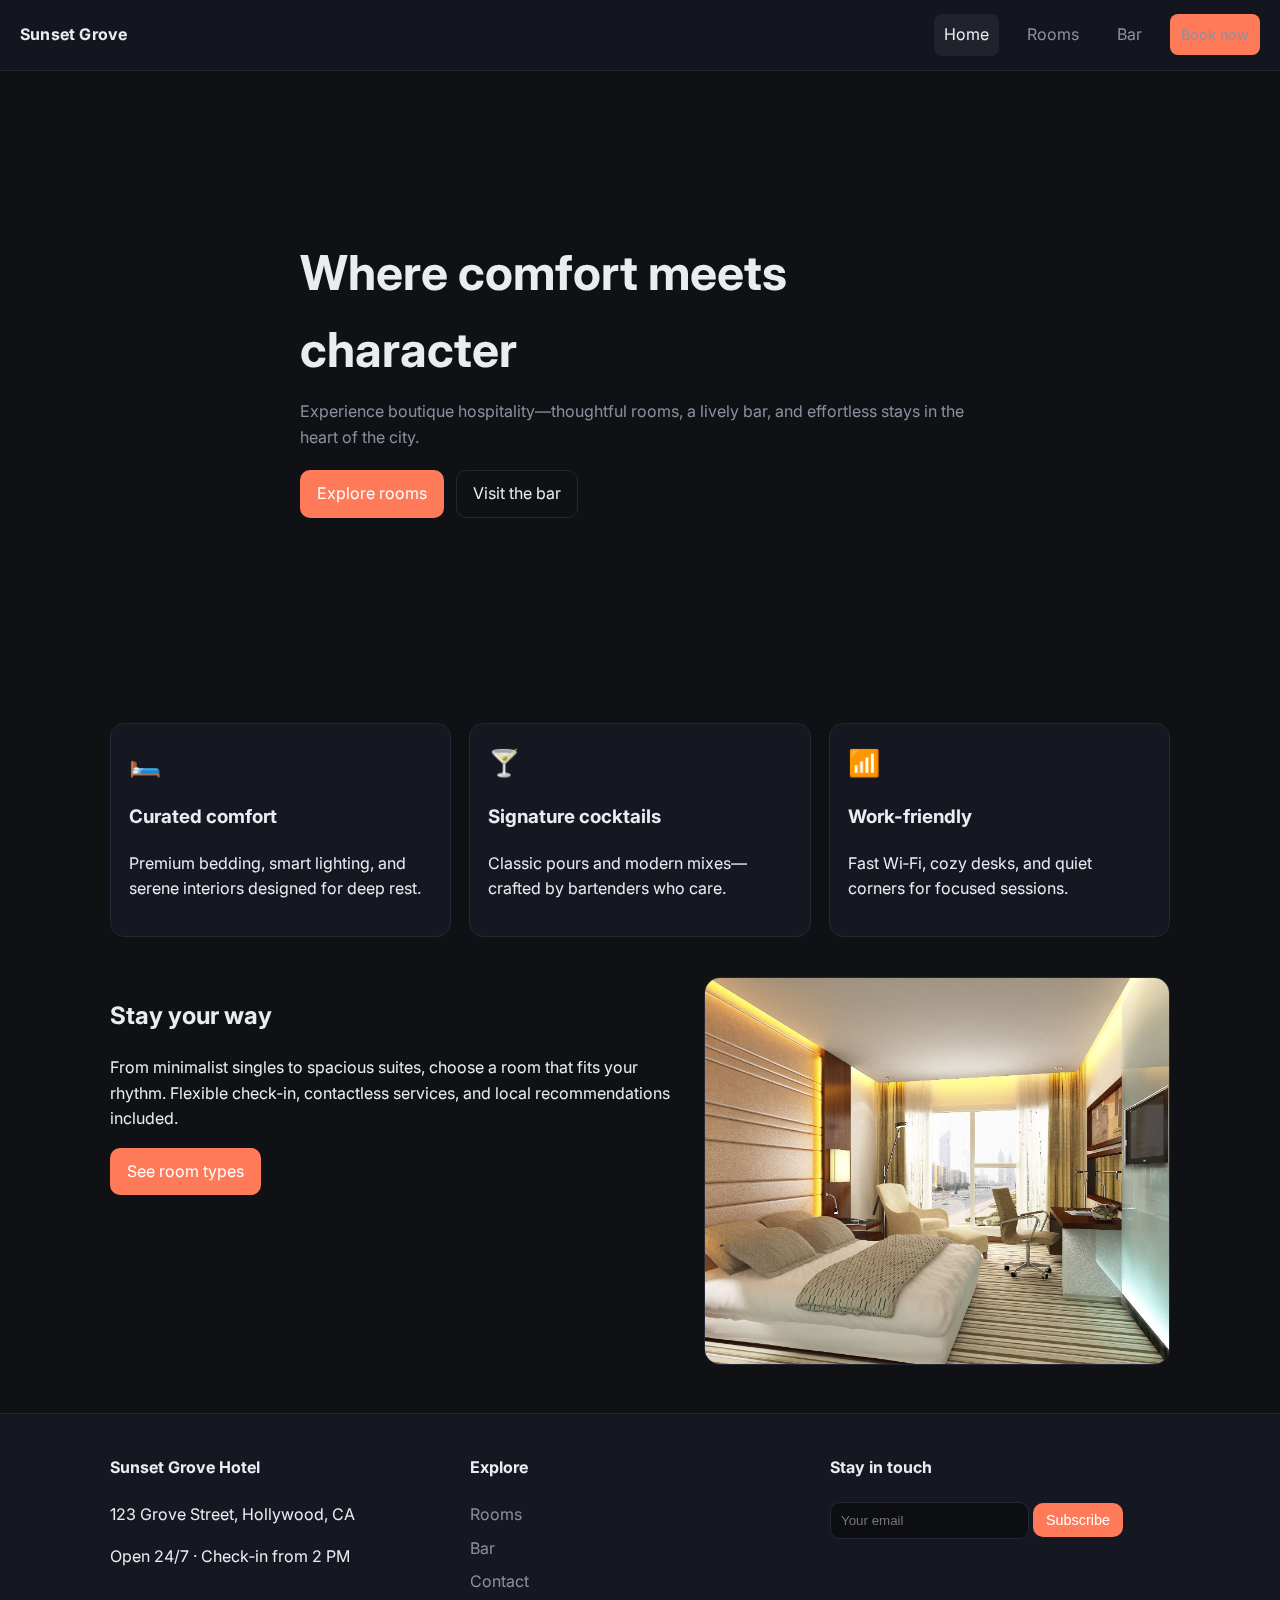
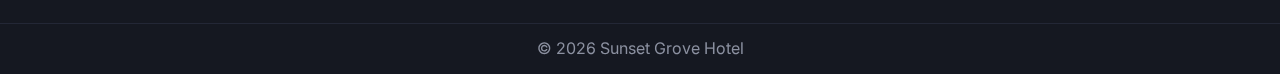
<file: Index.html>
<!DOCTYPE html>
<html lang="en">
<head>
  <meta charset="UTF-8" />
  <meta name="viewport" content="width=device-width, initial-scale=1" />
  <title>Sunset Grove Hotel | Welcome</title>
  <link rel="stylesheet" href="style.css" />
  <link rel="preconnect" href="https://fonts.googleapis.com">
  <link href="https://fonts.googleapis.com/css2?family=Inter:wght@400;600;700&display=swap" rel="stylesheet">
</head>
<body>
  <header class="site-header">
    <a class="logo" href="index.html">Sunset Grove</a>
    <nav class="nav">
      <a href="index.html" class="active">Home</a>
      <a href="rooms.html">Rooms</a>
      <a href="bar.html">Bar</a>
      <a href="contact.html" class="btn btn-sm">Book now</a>
    </nav>
    <button class="menu-toggle" aria-label="Open menu">☰</button>
  </header>

  <section class="hero">
    <div class="hero-overlay"></div>
    <div class="hero-content container">
      <h1>Where comfort meets character</h1>
      <p>Experience boutique hospitality—thoughtful rooms, a lively bar, and effortless stays in the heart of the city.</p>
      <div class="hero-actions">
        <a href="rooms.html" class="btn">Explore rooms</a>
        <a href="bar.html" class="btn btn-outline">Visit the bar</a>
      </div>
    </div>
  </section>

  <section class="features container">
    <div class="feature">
      <div class="feature-icon">🛏️</div>
      <h3>Curated comfort</h3>
      <p>Premium bedding, smart lighting, and serene interiors designed for deep rest.</p>
    </div>
    <div class="feature">
      <div class="feature-icon">🍸</div>
      <h3>Signature cocktails</h3>
      <p>Classic pours and modern mixes—crafted by bartenders who care.</p>
    </div>
    <div class="feature">
      <div class="feature-icon">📶</div>
      <h3>Work-friendly</h3>
      <p>Fast Wi‑Fi, cozy desks, and quiet corners for focused sessions.</p>
    </div>
  </section>

  <section class="highlight container">
    <div class="highlight-text">
      <h2>Stay your way</h2>
      <p>From minimalist singles to spacious suites, choose a room that fits your rhythm. Flexible check‑in, contactless services, and local recommendations included.</p>
      <a href="rooms.html" class="btn">See room types</a>
    </div>
    <div class="highlight-media">
      <img src="modern-room.jpg" alt="Modern hotel room" />
    </div>
  </section>

  <footer class="site-footer">
    <div class="container footer-grid">
      <div>
        <h4>Sunset Grove Hotel</h4>
        <p>123 Grove Street, Hollywood, CA</p>
        <p>Open 24/7 · Check‑in from 2 PM</p>
      </div>
      <div>
        <h4>Explore</h4>
        <ul class="footer-links">
          <li><a href="rooms.html">Rooms</a></li>
          <li><a href="bar.html">Bar</a></li>
          <li><a href="contact.html">Contact</a></li>
        </ul>
      </div>
      <div>
        <h4>Stay in touch</h4>
        <form class="newsletter" id="newsletterForm">
          <input type="email" placeholder="Your email" required />
          <button class="btn btn-sm" type="submit">Subscribe</button>
        </form>
      </div>
    </div>
    <div class="footer-bottom">© 2026 Sunset Grove Hotel</div>
  </footer>

  <script src="script.js"></script>
</body>
</html>
</file>
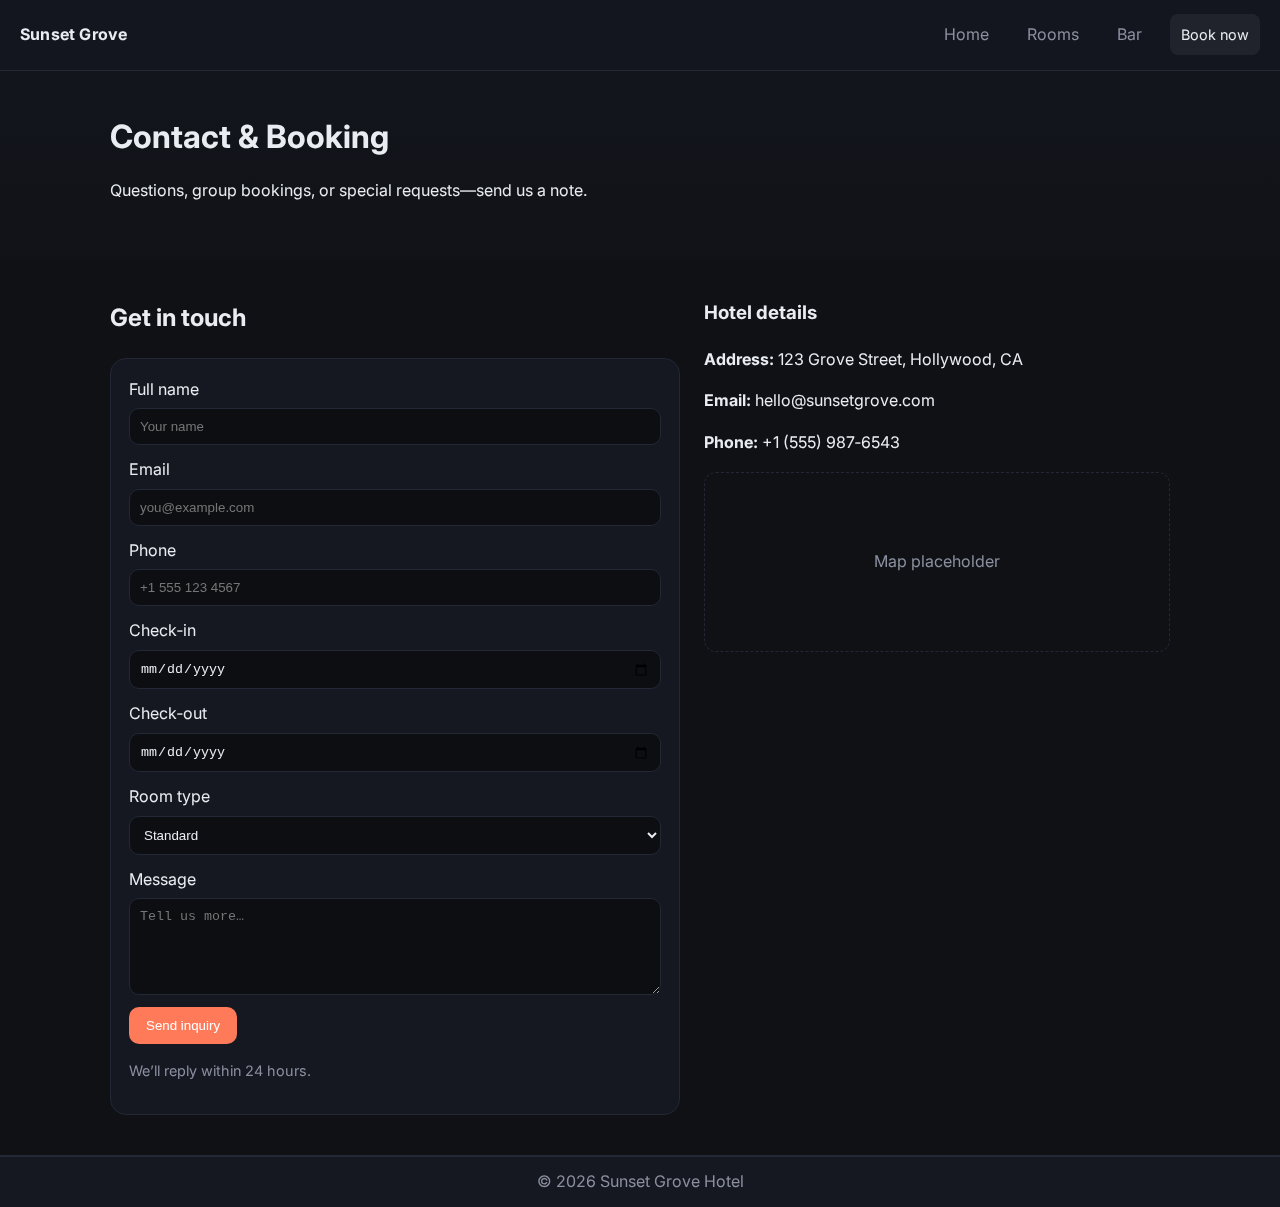
<file: Contact.html>
<!DOCTYPE html>
<html lang="en">
<head>
  <meta charset="UTF-8" />
  <meta name="viewport" content="width=device-width, initial-scale=1" />
  <title>Sunset Grove Hotel | Contact</title>
  <link rel="stylesheet" href="style.css" />
  <link href="https://fonts.googleapis.com/css2?family=Inter:wght@400;600;700&display=swap" rel="stylesheet">
</head>
<body>
  <header class="site-header">
    <a class="logo" href="index.html">Sunset Grove</a>
    <nav class="nav">
      <a href="index.html">Home</a>
      <a href="rooms.html">Rooms</a>
      <a href="bar.html">Bar</a>
      <a href="contact.html" class="active btn btn-sm">Book now</a>
    </nav>
    <button class="menu-toggle" aria-label="Open menu">☰</button>
  </header>

  <section class="page-hero small">
    <div class="container">
      <h1>Contact & Booking</h1>
      <p>Questions, group bookings, or special requests—send us a note.</p>
    </div>
  </section>

  <section class="container contact-grid">
    <div>
      <h2>Get in touch</h2>
      <form id="contactForm" class="contact-form">
        <div class="form-row">
          <label>Full name</label>
          <input type="text" name="name" placeholder="Your name" required />
        </div>
        <div class="form-row">
          <label>Email</label>
          <input type="email" name="email" placeholder="you@example.com" required />
        </div>
        <div class="form-row">
          <label>Phone</label>
          <input type="tel" name="phone" placeholder="+1 555 123 4567" />
        </div>
        <div class="form-row">
          <label>Check‑in</label>
          <input type="date" name="checkin" required />
        </div>
        <div class="form-row">
          <label>Check‑out</label>
          <input type="date" name="checkout" required />
        </div>
        <div class="form-row">
          <label>Room type</label>
          <select name="room">
            <option>Standard</option>
            <option>Deluxe</option>
            <option>Executive Suite</option>
          </select>
        </div>
        <div class="form-row">
          <label>Message</label>
          <textarea name="message" rows="5" placeholder="Tell us more…"></textarea>
        </div>
        <button class="btn" type="submit">Send inquiry</button>
        <p class="form-note">We’ll reply within 24 hours.</p>
      </form>
    </div>
    <aside class="contact-info">
      <h3>Hotel details</h3>
      <p><strong>Address:</strong> 123 Grove Street, Hollywood, CA</p>
      <p><strong>Email:</strong> hello@sunsetgrove.com</p>
      <p><strong>Phone:</strong> +1 (555) 987‑6543</p>
      <div class="map-placeholder">Map placeholder</div>
    </aside>
  </section>

  <footer class="site-footer">
    <div class="footer-bottom">© 2026 Sunset Grove Hotel</div>
  </footer>

  <script src="script.js"></script>
</body>
</html>
</file>
<file: style.css>
:root{
  --bg:#0f1115;
  --surface:#151821;
  --muted:#8b90a0;
  --text:#e9ecf1;
  --primary:#ff7a59;
  --primary-700:#e06649;
  --accent:#4dd4b8;
  --border:#232736;
}

*{box-sizing:border-box}
html,body{margin:0;padding:0}
body{
  font-family:Inter,system-ui,-apple-system,Segoe UI,Roboto,Arial,sans-serif;
  color:var(--text);
  background:var(--bg);
  line-height:1.6;
}

/* Header */
.site-header{
  position:sticky; top:0; z-index:50;
  display:flex; align-items:center; justify-content:space-between;
  padding:14px 20px; background:rgba(21,24,33,.85); backdrop-filter:saturate(180%) blur(8px);
  border-bottom:1px solid var(--border);
}
.logo{font-weight:700; letter-spacing:.2px; color:var(--text); text-decoration:none}
.nav{display:flex; gap:18px; align-items:center}
.nav a{color:var(--muted); text-decoration:none; padding:8px 10px; border-radius:8px}
.nav a.active{color:var(--text); background:rgba(255,255,255,.06)}
.menu-toggle{display:none; background:none; border:none; color:var(--text); font-size:22px}

/* Buttons */
.btn{
  background:var(--primary); color:#fff; text-decoration:none;
  padding:10px 16px; border-radius:10px; display:inline-block; border:1px solid transparent;
  transition:.2s ease;
}
.btn:hover{background:var(--primary-700)}
.btn-outline{
  background:transparent; border:1px solid var(--border); color:var(--text)
}
.btn-outline:hover{border-color:var(--text)}
.btn-sm{padding:8px 12px; font-size:.9rem}

/* Layout helpers */
.container{max-width:1100px; margin:0 auto; padding:0 20px}

/* Hero */
.hero{
  position:relative; min-height:68vh;
  background:url('https://images.unsplash.com/photo-1505691938895-1758d7feb511?q=80&w=2400&auto=format&fit=crop') center/cover no-repeat;
  display:flex; align-items:center;
}
.hero-overlay{position:absolute; inset:0; background:linear-gradient(180deg, rgba(15,17,21,.6), rgba(15,17,21,.85))}
.hero-content{position:relative; max-width:720px}
.hero h1{font-size:3rem; margin:0 0 10px}
.hero p{color:var(--muted); margin:0 0 20px}
.hero-actions{display:flex; gap:12px}

/* Features */
.features{display:grid; grid-template-columns:repeat(3,1fr); gap:18px; margin:40px auto}
.feature{background:var(--surface); border:1px solid var(--border); border-radius:14px; padding:18px}
.feature-icon{font-size:26px}

/* Highlight */
.highlight{display:grid; grid-template-columns:1.1fr .9fr; gap:24px; margin:40px auto}
.highlight-media img{width:100%; border-radius:16px; border:1px solid var(--border)}

/* Page hero */
.page-hero.small{padding:40px 0; background:linear-gradient(180deg, rgba(21,24,33,.6), rgba(21,24,33,.2))}
.page-hero h1{margin:0 0 8px}

/* Cards */
.cards{display:grid; grid-template-columns:repeat(3,1fr); gap:20px; margin:24px auto}
.card{background:var(--surface); border:1px solid var(--border); border-radius:16px; overflow:hidden}
.card img{width:100%; height:200px; object-fit:cover}
.card-body{padding:16px}
.card-meta{display:flex; align-items:center; justify-content:space-between; margin-top:12px}
.price{color:var(--accent); font-weight:600}

/* Amenities */
.amenities h2{margin-top:10px}
.amenities-list{display:flex; flex-wrap:wrap; gap:10px; padding:0; list-style:none}
.amenities-list li{background:rgba(255,255,255,.06); border:1px solid var(--border); padding:8px 12px; border-radius:999px}

/* Bar page */
.bar-hero{
  position:relative; 
  min-height:60vh;
  background:url('Primium bar.avif') center/cover no-repeat;
  display:flex; 
  align-items:center;
}

.bar-hero-overlay{position:absolute; inset:0; background:linear-gradient(180deg, rgba(15,17,21,.55), rgba(15,17,21,.85))}
.bar-hero-content{position:relative; max-width:700px}
.menu-grid{display:grid; grid-template-columns:repeat(4,1fr); gap:16px; margin:30px auto}
.menu-card{background:var(--surface); border:1px solid var(--border); border-radius:14px; padding:16px}
.menu-card .price{float:right; color:var(--accent)}

/* Gallery */
.gallery h2{margin:10px 0 16px}
.gallery-grid{display:grid; grid-template-columns:repeat(4,1fr); gap:10px}
.gallery-grid img{width:100%; height:160px; object-fit:cover; border-radius:12px; border:1px solid var(--border)}

/* Contact */
.contact-grid{display:grid; grid-template-columns:1.1fr .9fr; gap:24px; margin:20px auto}
.contact-form{background:var(--surface); border:1px solid var(--border); border-radius:16px; padding:18px}
.form-row{display:flex; flex-direction:column; gap:6px; margin-bottom:12px}
input, select, textarea{
  background:#0c0e12; color:var(--text); border:1px solid var(--border);
  border-radius:10px; padding:10px; outline:none;
}
input:focus, select:focus, textarea:focus{border-color:var(--accent)}
.form-note{color:var(--muted); font-size:.9rem}
.contact-info .map-placeholder{
  height:180px; border:1px dashed var(--border); border-radius:12px; display:flex; align-items:center; justify-content:center; color:var(--muted)
}

/* Footer */
.site-footer{margin-top:40px; border-top:1px solid var(--border); background:var(--surface)}
.footer-grid{display:grid; grid-template-columns:repeat(3,1fr); gap:20px; padding:20px}
.footer-links{list-style:none; padding:0; margin:0}
.footer-links li{margin-bottom:8px}
.footer-links a{color:var(--muted); text-decoration:none}
.footer-bottom{border-top:1px solid var(--border); padding:12px 20px; text-align:center; color:var(--muted)}

/* Responsive */
@media (max-width: 980px){
  .features{grid-template-columns:1fr 1fr}
  .highlight{grid-template-columns:1fr}
  .cards{grid-template-columns:1fr 1fr}
  .menu-grid{grid-template-columns:1fr 1fr}
  .gallery-grid{grid-template-columns:1fr 1fr}
  .contact-grid{grid-template-columns:1fr}
}
@media (max-width: 640px){
  .nav{display:none}
  .menu-toggle{display:block}
  .hero h1{font-size:2.2rem}
  .cards{grid-template-columns:1fr}
  .menu-grid{grid-template-columns:1fr}
  .gallery-grid{grid-template-columns:1fr}
}
</file>
